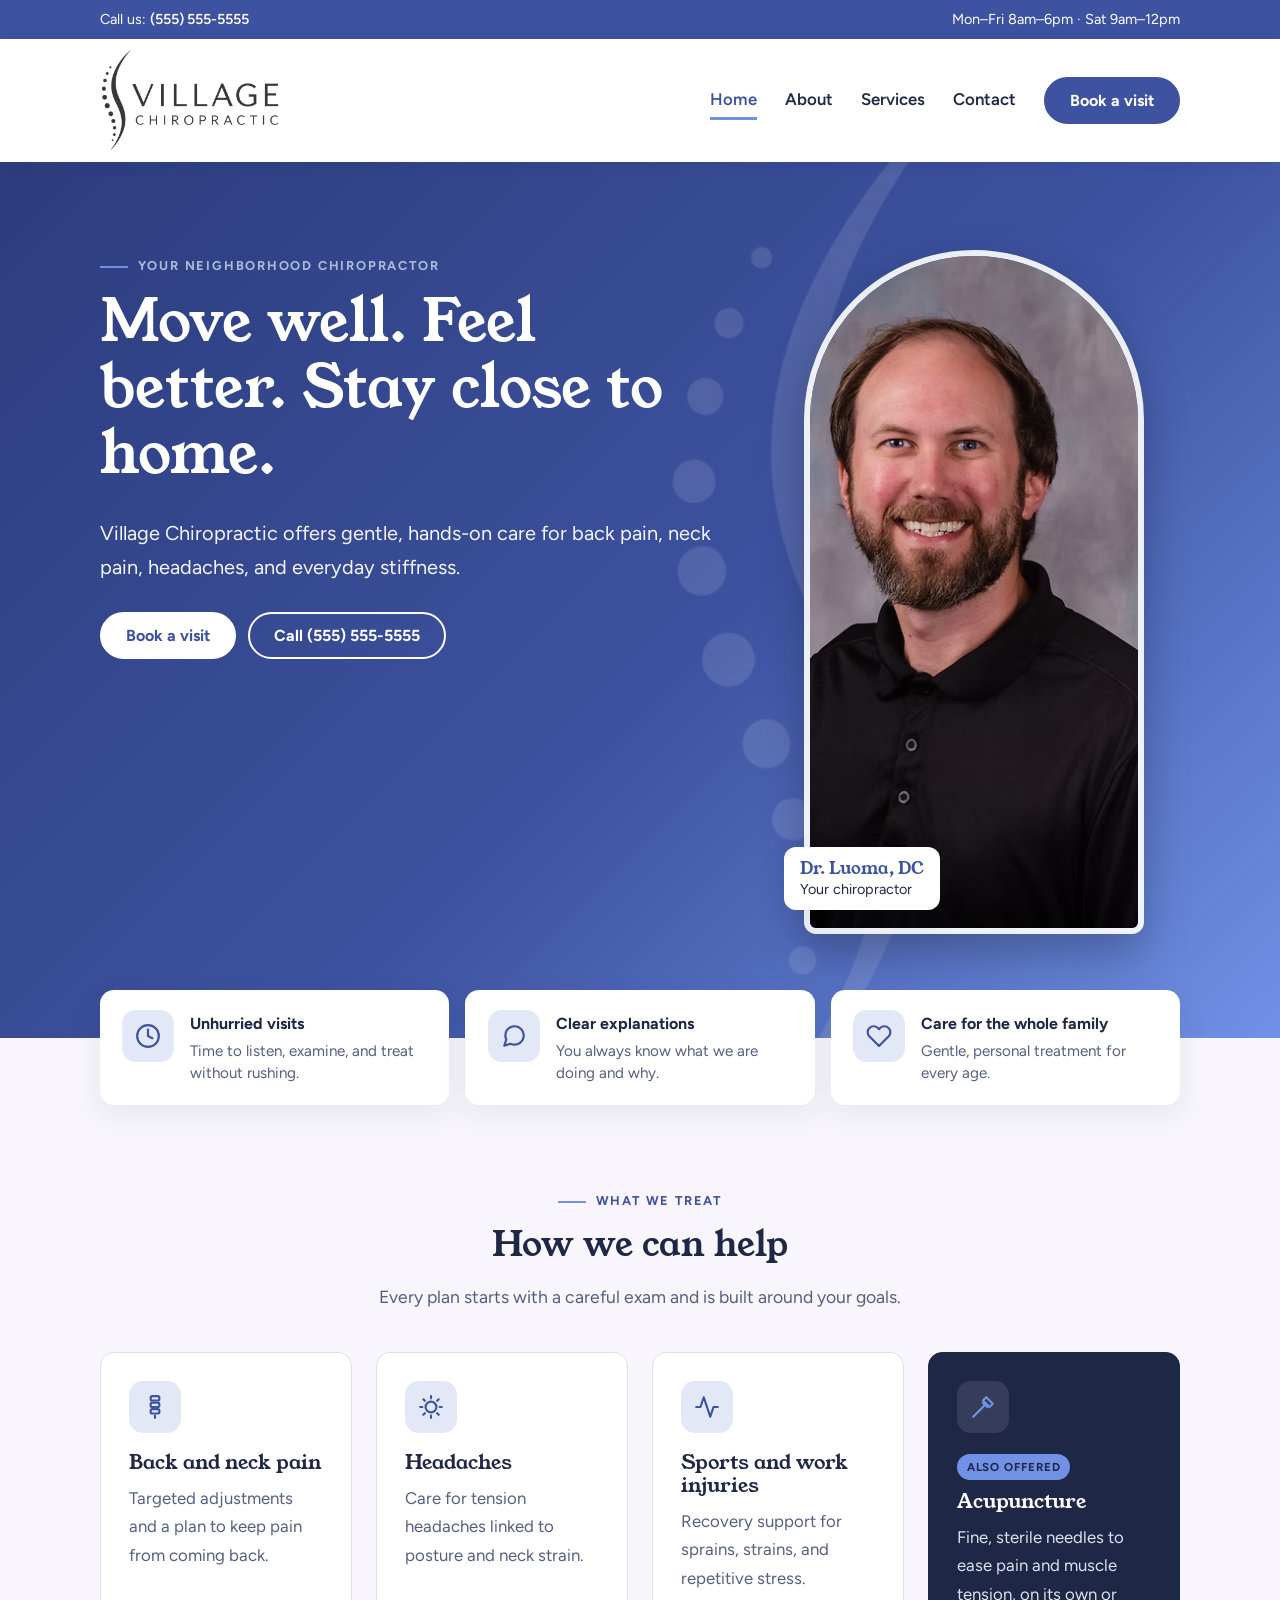
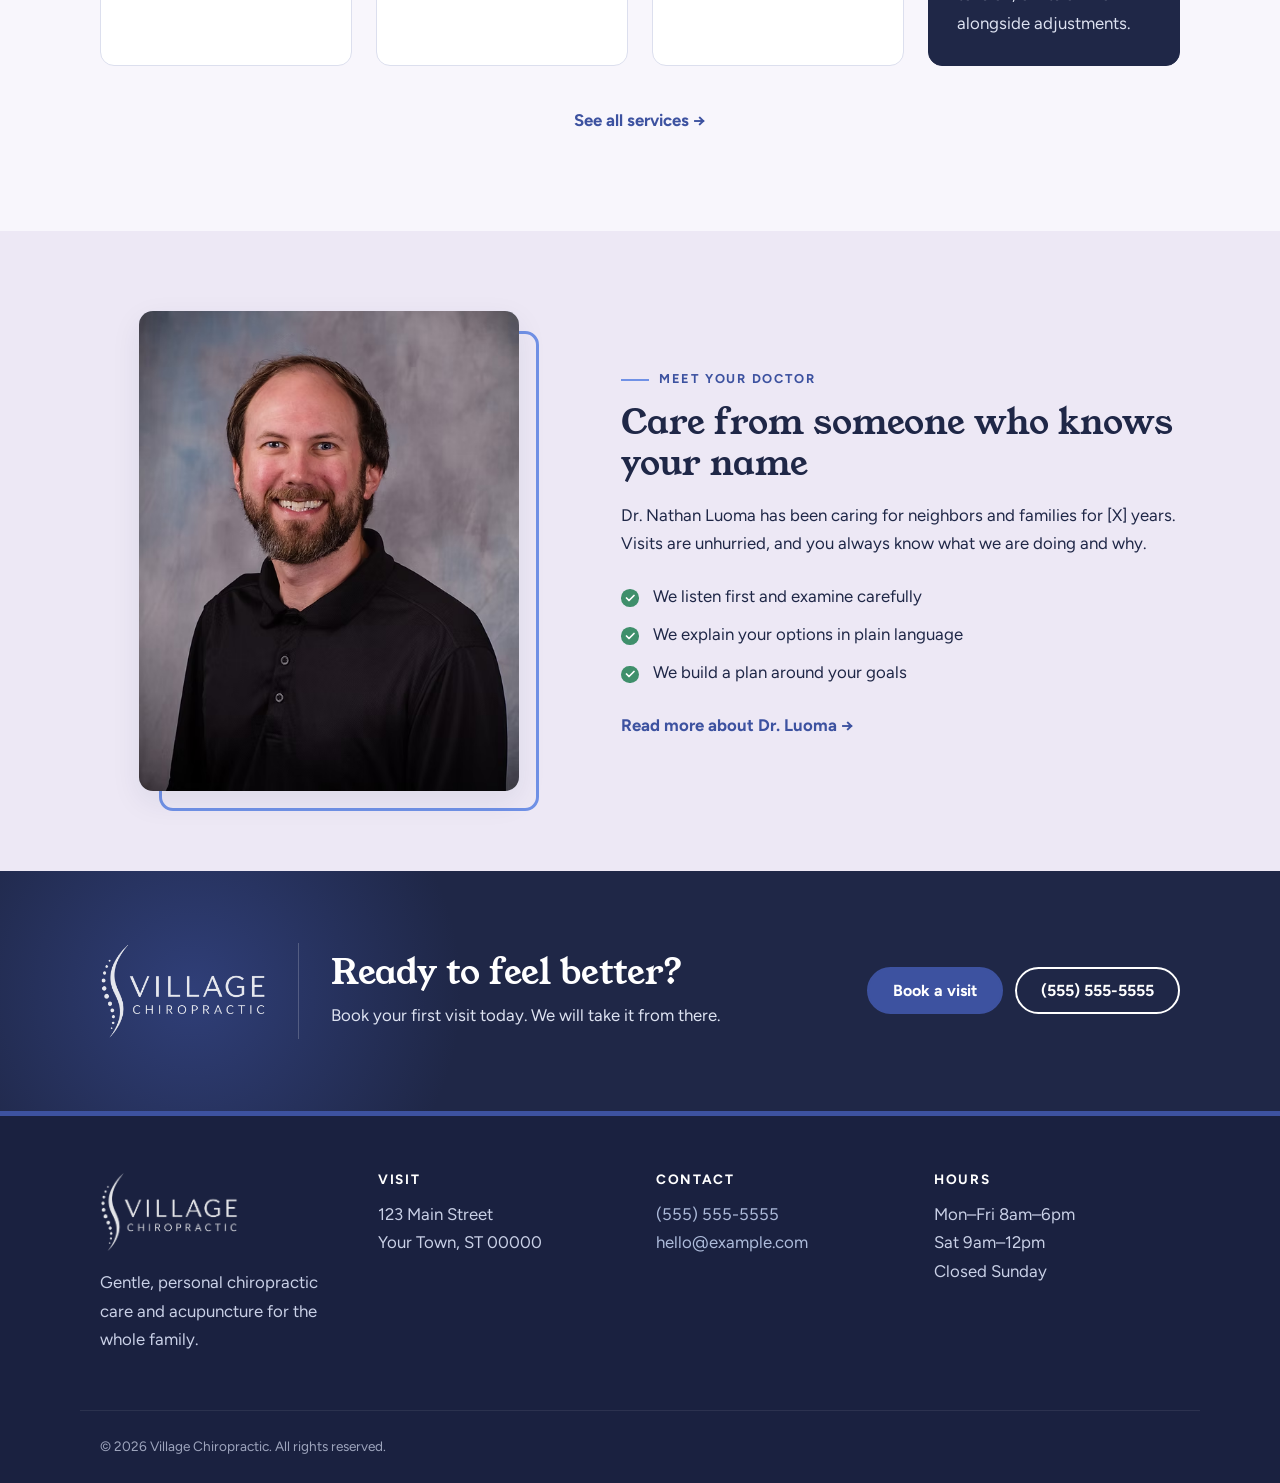
<file: index.html>
<!DOCTYPE html>
<html lang="en">

<head>
  <meta charset="utf-8">
  <meta name="viewport" content="width=device-width, initial-scale=1">
  <title>Home | Village Chiropractic</title>
  <meta name="description" content="Gentle, personal chiropractic care and acupuncture for the whole family.">
  <link rel="preconnect" href="https://fonts.googleapis.com">
  <link rel="preconnect" href="https://fonts.gstatic.com" crossorigin>
  <link href="https://fonts.googleapis.com/css2?family=Figtree:wght@400;600;700&family=Young+Serif&display=swap"
    rel="stylesheet">
  <link rel="stylesheet" href="css/style.css">
</head>

<body>
  <div class="topbar">
    <div class="wrap">
      <span>Call us: <a href="tel:+15555555555">(555) 555-5555</a></span>
      <span class="hours">Mon–Fri 8am–6pm · Sat 9am–12pm</span>
    </div>
  </div>
  <header class="site-header">
    <div class="wrap">
      <a class="brand" href="index.html"><img src="images/logo-spine.png" alt="Village Chiropractic" width="1195"
          height="692"></a>
      <button class="nav-toggle" aria-expanded="false" aria-controls="nav">Menu</button>
      <nav id="nav"><a href="index.html" aria-current="page">Home</a><a href="about.html">About</a><a
          href="services.html">Services</a><a href="contact.html">Contact</a><a class="btn" href="contact.html">Book a
          visit</a></nav>
    </div>
  </header>
  <main>
    <section class="hero">
      <div class="wrap">
        <div>
          <span class="eyebrow">Your neighborhood chiropractor</span>
          <h1>Move well. Feel better. Stay close to home.</h1>
          <p class="lead">Village Chiropractic offers gentle, hands-on care for back pain, neck pain, headaches, and
            everyday stiffness.</p>
          <div class="actions">
            <a class="btn light" href="contact.html">Book a visit</a>
            <a class="btn outline-light" href="tel:+15555555555">Call (555) 555-5555</a>
          </div>
        </div>
        <div class="hero-photo">
          <img src="images/Doc.avif" alt="Dr. Luoma, chiropractor" width="542" height="684">
          <div class="tag"><strong>Dr. Luoma, DC</strong>Your chiropractor</div>
        </div>
      </div>
    </section>

    <section class="features" aria-label="Why patients choose us">
      <div class="wrap">
        <div class="feature">
          <span class="icon"><svg viewBox="0 0 24 24" fill="none" stroke="currentColor" stroke-width="2"
              stroke-linecap="round" stroke-linejoin="round" aria-hidden="true">
              <circle cx="12" cy="12" r="10" />
              <polyline points="12 6 12 12 16 14" />
            </svg></span>
          <div><strong>Unhurried visits</strong>
            <p>Time to listen, examine, and treat without rushing.</p>
          </div>
        </div>
        <div class="feature">
          <span class="icon"><svg viewBox="0 0 24 24" fill="none" stroke="currentColor" stroke-width="2"
              stroke-linecap="round" stroke-linejoin="round" aria-hidden="true">
              <path
                d="M21 11.5a8.38 8.38 0 0 1-.9 3.8 8.5 8.5 0 0 1-7.6 4.7 8.38 8.38 0 0 1-3.8-.9L3 21l1.9-5.7a8.38 8.38 0 0 1-.9-3.8 8.5 8.5 0 0 1 4.7-7.6 8.38 8.38 0 0 1 3.8-.9h.5a8.48 8.48 0 0 1 8 8v.5z" />
            </svg></span>
          <div><strong>Clear explanations</strong>
            <p>You always know what we are doing and why.</p>
          </div>
        </div>
        <div class="feature">
          <span class="icon"><svg viewBox="0 0 24 24" fill="none" stroke="currentColor" stroke-width="2"
              stroke-linecap="round" stroke-linejoin="round" aria-hidden="true">
              <path
                d="M20.84 4.61a5.5 5.5 0 0 0-7.78 0L12 5.67l-1.06-1.06a5.5 5.5 0 0 0-7.78 7.78l1.06 1.06L12 21.23l7.78-7.78 1.06-1.06a5.5 5.5 0 0 0 0-7.78z" />
            </svg></span>
          <div><strong>Care for the whole family</strong>
            <p>Gentle, personal treatment for every age.</p>
          </div>
        </div>
      </div>
    </section>

    <section class="section">
      <div class="wrap">
        <div class="center">
          <span class="eyebrow">What we treat</span>
          <h2>How we can help</h2>
          <p class="section-intro">Every plan starts with a careful exam and is built around your goals.</p>
        </div>
        <div class="grid">
          <div class="card">
            <span class="icon"><svg viewBox="0 0 24 24" fill="none" stroke="currentColor" stroke-width="2"
                stroke-linecap="round" stroke-linejoin="round" aria-hidden="true">
                <rect x="8" y="2" width="8" height="4" rx="1.5" />
                <rect x="8" y="8" width="8" height="4" rx="1.5" />
                <rect x="8" y="14" width="8" height="4" rx="1.5" />
                <path d="M12 20v2" />
              </svg></span>
            <h3>Back and neck pain</h3>
            <p>Targeted adjustments and a plan to keep pain from coming back.</p>
          </div>
          <div class="card">
            <span class="icon"><svg viewBox="0 0 24 24" fill="none" stroke="currentColor" stroke-width="2"
                stroke-linecap="round" stroke-linejoin="round" aria-hidden="true">
                <circle cx="12" cy="12" r="5" />
                <path
                  d="M12 2v2M12 20v2M4.9 4.9l1.4 1.4M17.7 17.7l1.4 1.4M2 12h2M20 12h2M4.9 19.1l1.4-1.4M17.7 6.3l1.4-1.4" />
              </svg></span>
            <h3>Headaches</h3>
            <p>Care for tension headaches linked to posture and neck strain.</p>
          </div>
          <div class="card">
            <span class="icon"><svg viewBox="0 0 24 24" fill="none" stroke="currentColor" stroke-width="2"
                stroke-linecap="round" stroke-linejoin="round" aria-hidden="true">
                <polyline points="22 12 18 12 15 21 9 3 6 12 2 12" />
              </svg></span>
            <h3>Sports and work injuries</h3>
            <p>Recovery support for sprains, strains, and repetitive stress.</p>
          </div>
          <div class="card highlight">
            <span class="icon"><svg viewBox="0 0 24 24" fill="none" stroke="currentColor" stroke-width="2"
                stroke-linecap="round" stroke-linejoin="round" aria-hidden="true">
                <path d="M3 21l11-11" />
                <path d="M12 8l4 4" />
                <path d="M15 3l6 6-3 3-6-6z" />
              </svg></span>
            <span class="badge">Also offered</span>
            <h3>Acupuncture</h3>
            <p>Fine, sterile needles to ease pain and muscle tension, on its own or alongside adjustments.</p>
          </div>
        </div>
        <p class="center"><a class="text-link" href="services.html">See all services</a></p>
      </div>
    </section>

    <section class="band">
      <div class="wrap split">
        <div class="portrait">
          <img src="images/Doc.avif" alt="Dr. Luoma, chiropractor" width="542" height="684" loading="lazy">
        </div>
        <div>
          <span class="eyebrow">Meet your doctor</span>
          <h2>Care from someone who knows your name</h2>
          <p>Dr. Nathan Luoma has been caring for neighbors and families for [X] years. Visits are unhurried, and you
            always know what we are doing and why.</p>
          <ul class="checks">
            <li>We listen first and examine carefully</li>
            <li>We explain your options in plain language</li>
            <li>We build a plan around your goals</li>
          </ul>
          <a class="text-link" href="about.html">Read more about Dr. Luoma</a>
        </div>
      </div>
    </section>

    <section class="cta">
      <div class="wrap">
        <div class="cta-brand">
          <img src="images/logo-spine.png" alt="Village Chiropractic" width="1195" height="692" loading="lazy">
          <div>
            <h2>Ready to feel better?</h2>
            <p>Book your first visit today. We will take it from there.</p>
          </div>
        </div>
        <div class="actions">
          <a class="btn" href="contact.html">Book a visit</a>
          <a class="btn outline-light" href="tel:+15555555555">(555) 555-5555</a>
        </div>
      </div>
    </section>
  </main>
  <footer class="site-footer">
    <div class="wrap cols">
      <div><img class="footer-logo" src="images/logo-spine.png" alt="Village Chiropractic" width="1195"
          height="692" loading="lazy">
        <p>Gentle, personal chiropractic care and acupuncture for the whole family.</p>
      </div>
      <div>
        <h3>Visit</h3>123 Main Street<br>Your Town, ST 00000
      </div>
      <div>
        <h3>Contact</h3><a href="tel:+15555555555">(555) 555-5555</a><br><a
          href="mailto:hello@example.com">hello@example.com</a>
      </div>
      <div>
        <h3>Hours</h3>Mon–Fri 8am–6pm<br>Sat 9am–12pm<br>Closed Sunday
      </div>
    </div>
    <p class="wrap small">&copy; <span id="year">2026</span> Village Chiropractic. All rights reserved.</p>
  </footer>
  <script src="js/main.js"></script>
</body>

</html>
</file>
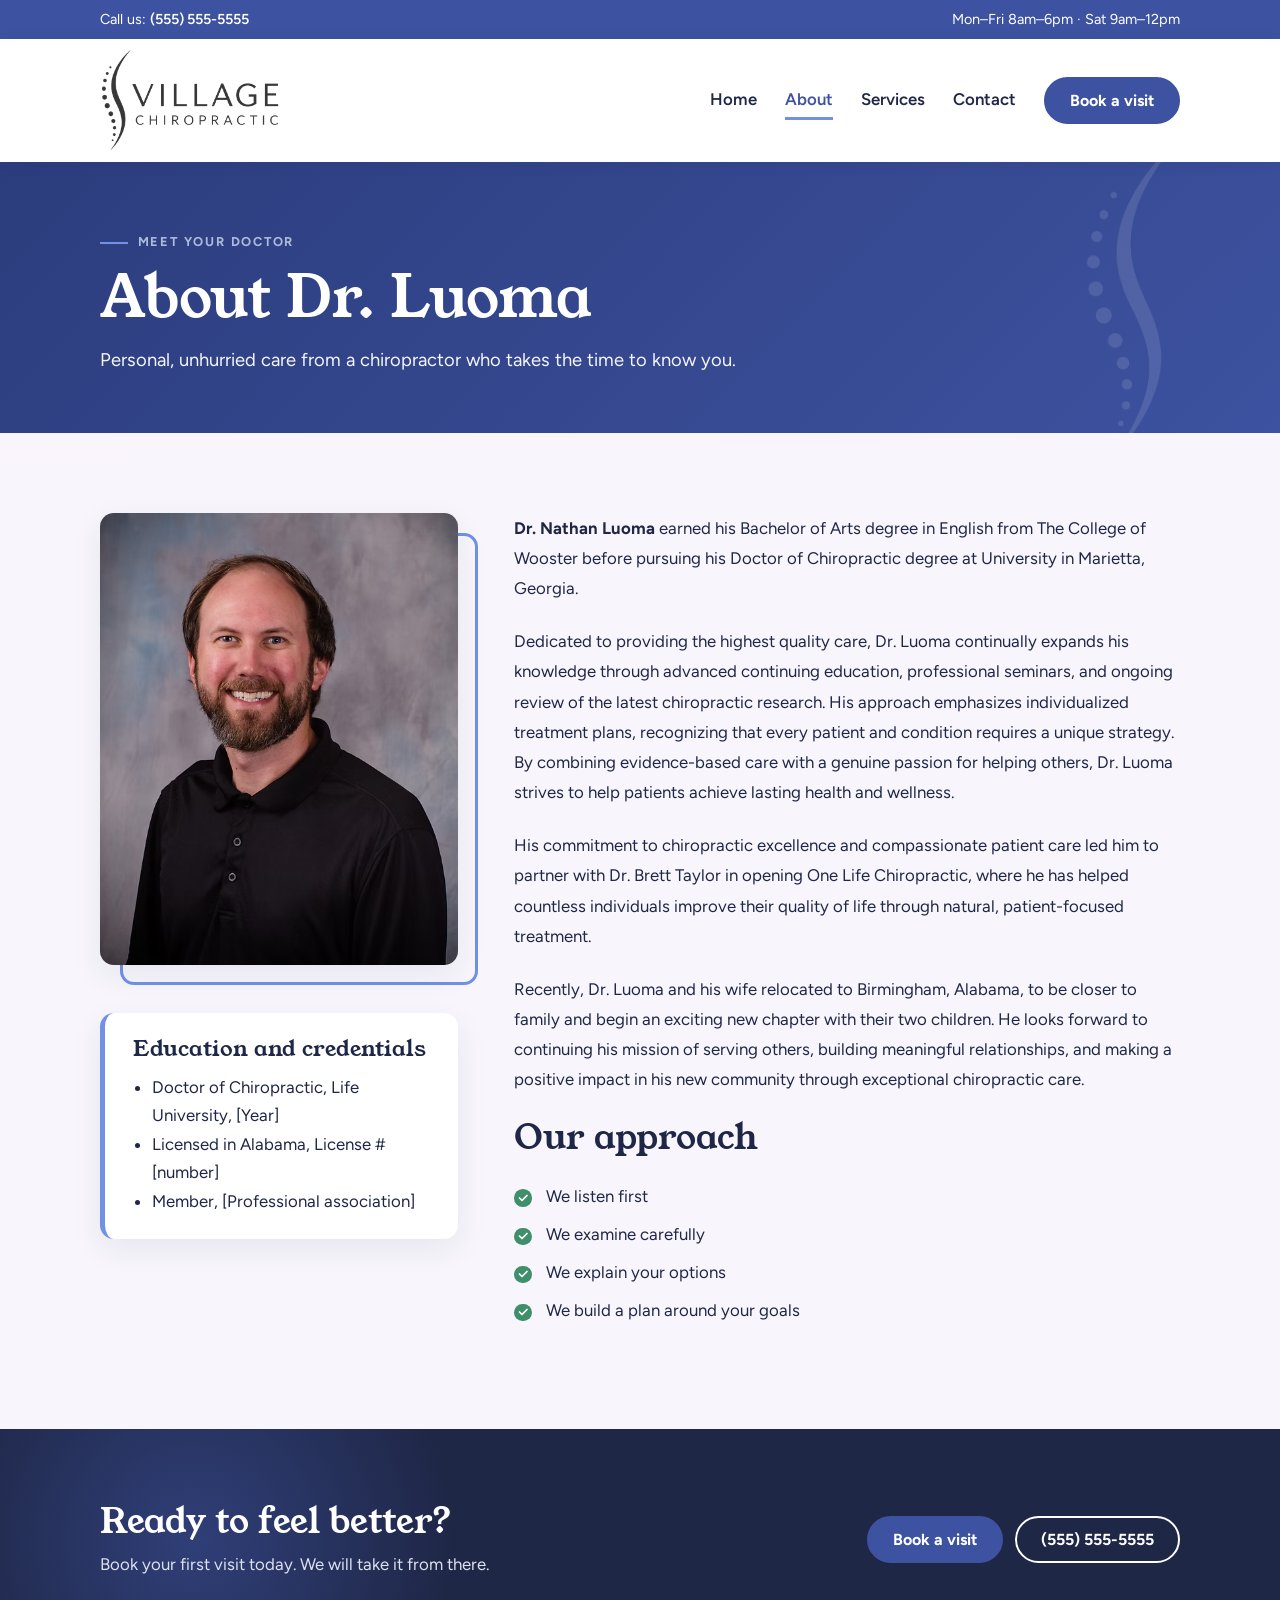
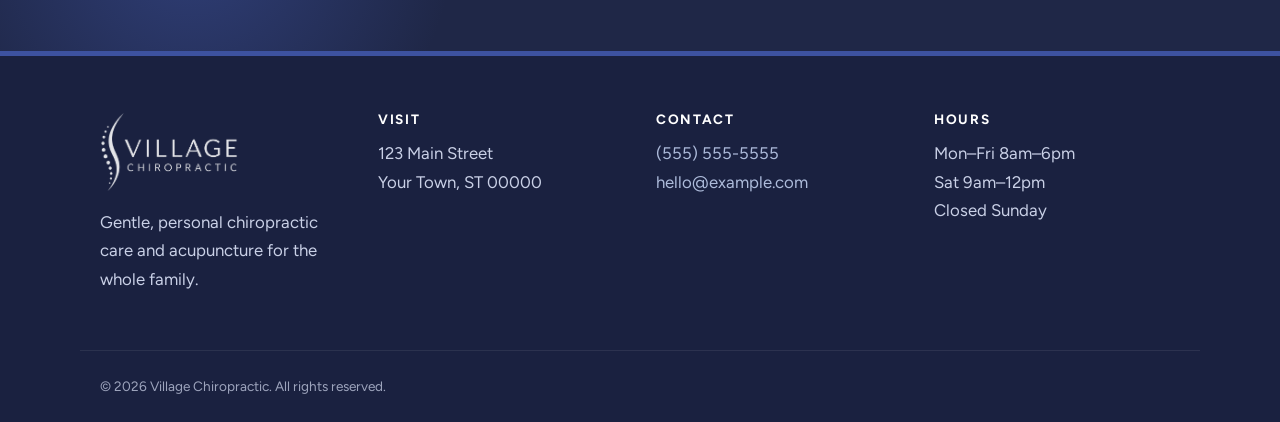
<file: about.html>
<!DOCTYPE html>
<html lang="en">

<head>
  <meta charset="utf-8">
  <meta name="viewport" content="width=device-width, initial-scale=1">
  <title>About the Doctor | Village Chiropractic</title>
  <meta name="description" content="Meet the doctor behind Village Chiropractic.">
  <link rel="preconnect" href="https://fonts.googleapis.com">
  <link rel="preconnect" href="https://fonts.gstatic.com" crossorigin>
  <link href="https://fonts.googleapis.com/css2?family=Figtree:wght@400;600;700&family=Young+Serif&display=swap"
    rel="stylesheet">
  <link rel="stylesheet" href="css/style.css">
</head>

<body>
  <div class="topbar">
    <div class="wrap">
      <span>Call us: <a href="tel:+15555555555">(555) 555-5555</a></span>
      <span class="hours">Mon–Fri 8am–6pm · Sat 9am–12pm</span>
    </div>
  </div>
  <header class="site-header">
    <div class="wrap">
      <a class="brand" href="index.html"><img src="images/logo-spine.png" alt="Village Chiropractic" width="1195"
          height="692"></a>
      <button class="nav-toggle" aria-expanded="false" aria-controls="nav">Menu</button>
      <nav id="nav"><a href="index.html">Home</a><a href="about.html" aria-current="page">About</a><a
          href="services.html">Services</a><a href="contact.html">Contact</a><a class="btn" href="contact.html">Book a
          visit</a></nav>
    </div>
  </header>
  <main>
    <section class="page-hero">
      <div class="wrap">
        <span class="eyebrow">Meet your doctor</span>
        <h1>About Dr. Luoma</h1>
        <p>Personal, unhurried care from a chiropractor who takes the time to know you.</p>
      </div>
    </section>

    <section class="section">
      <div class="wrap split top about">
        <div class="about-side">
          <div class="portrait">
            <img src="images/Doc.avif" alt="Dr. Luoma, chiropractor" width="542" height="684">
          </div>
          <div class="creds">
            <h2>Education and credentials</h2>
            <ul>
              <li>Doctor of Chiropractic, Life University, [Year]</li>
              <li>Licensed in Alabama, License #[number]</li>
              <li>Member, [Professional association]</li>
            </ul>
          </div>
        </div>
        <div class="bio">
          <p><strong>Dr. Nathan Luoma</strong> earned his Bachelor of Arts degree in English from
            The College of Wooster before pursuing his Doctor of Chiropractic degree at
            University in Marietta, Georgia.
          </p>
          <p>
            Dedicated to providing the highest quality care, Dr. Luoma continually expands his knowledge through
            advanced continuing education, professional seminars, and ongoing review of the latest chiropractic
            research. His approach emphasizes individualized treatment plans, recognizing that every patient and
            condition requires a unique strategy. By combining evidence-based care with a genuine passion for helping
            others, Dr. Luoma strives to help patients achieve lasting health and wellness.
          </p>
          <p>
            His commitment to chiropractic excellence and compassionate patient care led him to partner with Dr. Brett
            Taylor in opening One Life Chiropractic, where he has helped countless individuals improve
            their quality of life through natural, patient-focused treatment.
          </p>
          <p>
            Recently, Dr. Luoma and his wife relocated to Birmingham, Alabama, to be closer to family
            and begin an exciting new chapter with their two children. He looks forward to continuing his mission of
            serving others, building meaningful relationships, and making a positive impact in his new community through
            exceptional chiropractic care.</p>
          <h2>Our approach</h2>
          <ul class="checks">
            <li>We listen first</li>
            <li>We examine carefully</li>
            <li>We explain your options</li>
            <li>We build a plan around your goals</li>
          </ul>
        </div>
      </div>
    </section>

    <section class="cta">
      <div class="wrap">
        <div>
          <h2>Ready to feel better?</h2>
          <p>Book your first visit today. We will take it from there.</p>
        </div>
        <div class="actions">
          <a class="btn" href="contact.html">Book a visit</a>
          <a class="btn outline-light" href="tel:+15555555555">(555) 555-5555</a>
        </div>
      </div>
    </section>
  </main>
  <footer class="site-footer">
    <div class="wrap cols">
      <div><img class="footer-logo" src="images/logo-spine.png" alt="Village Chiropractic" width="1195"
          height="692" loading="lazy">
        <p>Gentle, personal chiropractic care and acupuncture for the whole family.</p>
      </div>
      <div>
        <h3>Visit</h3>123 Main Street<br>Your Town, ST 00000
      </div>
      <div>
        <h3>Contact</h3><a href="tel:+15555555555">(555) 555-5555</a><br><a
          href="mailto:hello@example.com">hello@example.com</a>
      </div>
      <div>
        <h3>Hours</h3>Mon–Fri 8am–6pm<br>Sat 9am–12pm<br>Closed Sunday
      </div>
    </div>
    <p class="wrap small">&copy; <span id="year">2026</span> Village Chiropractic. All rights reserved.</p>
  </footer>
  <script src="js/main.js"></script>
</body>

</html>
</file>
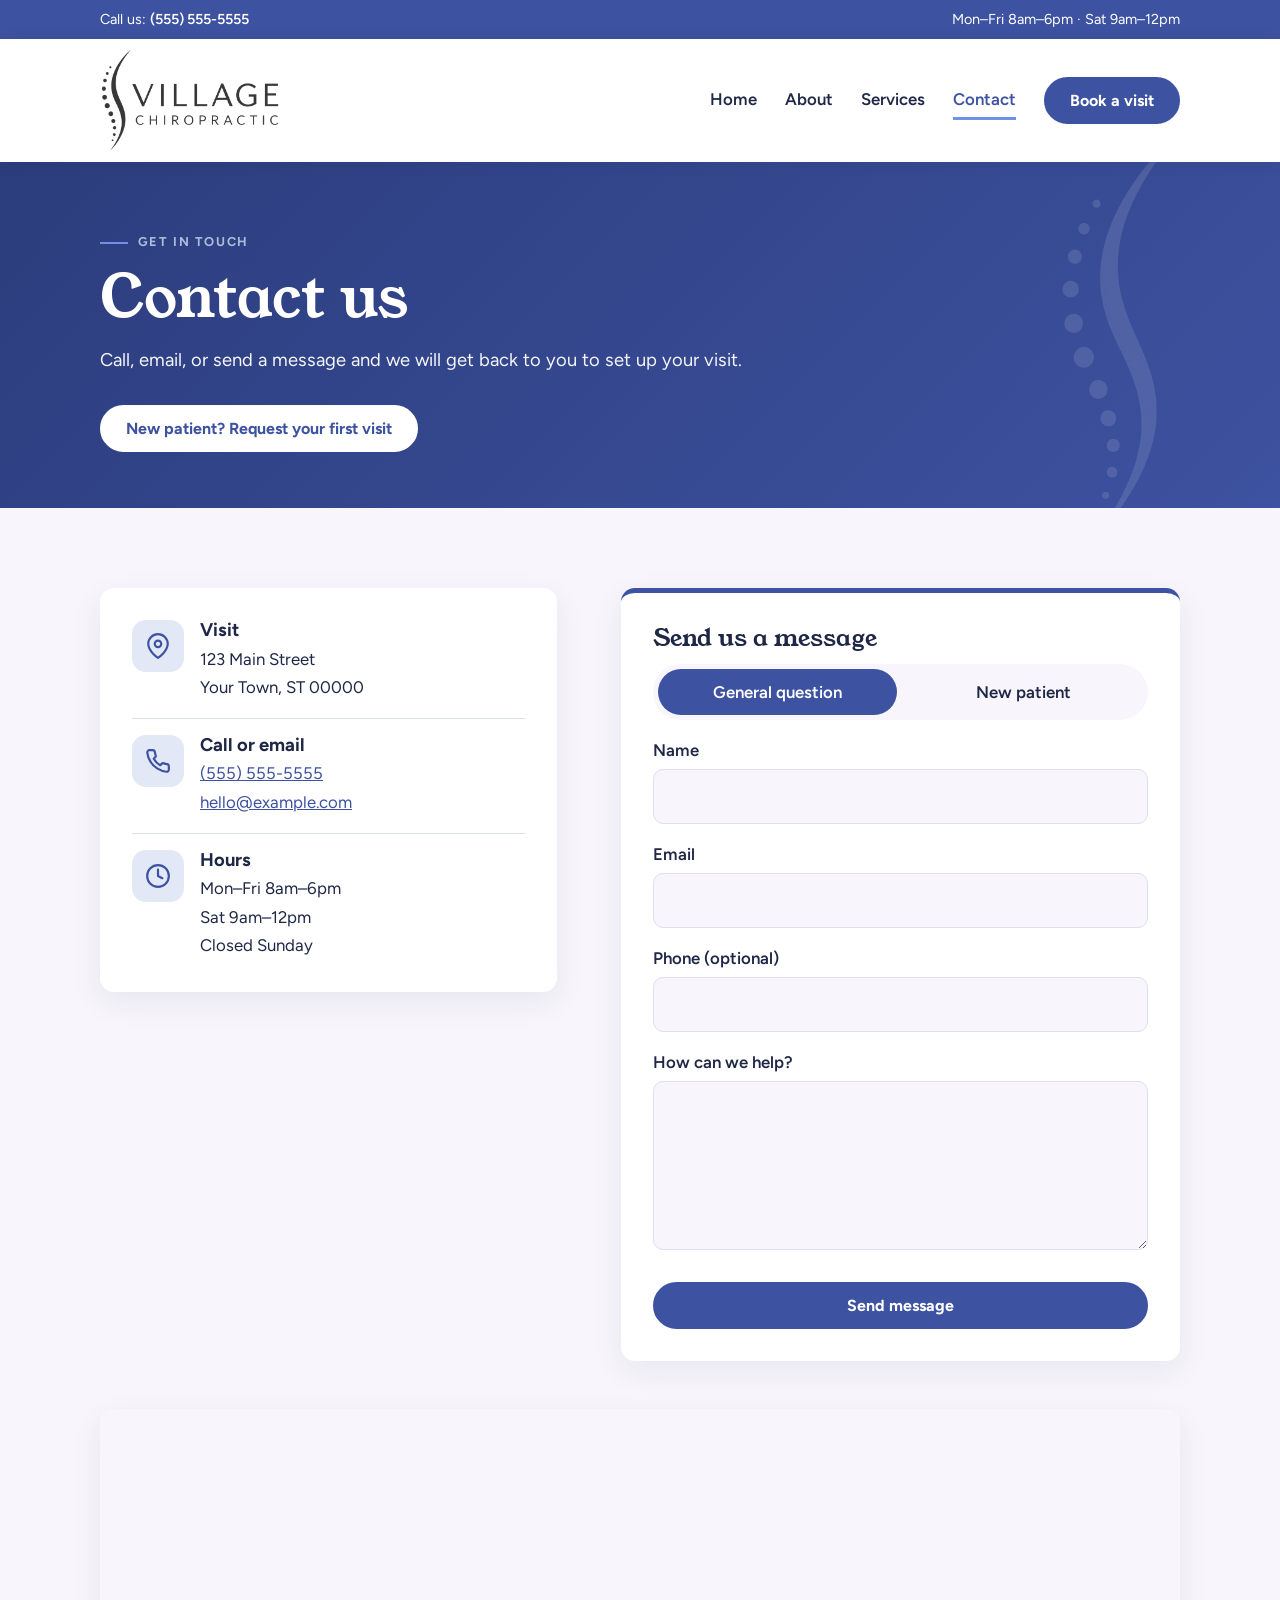
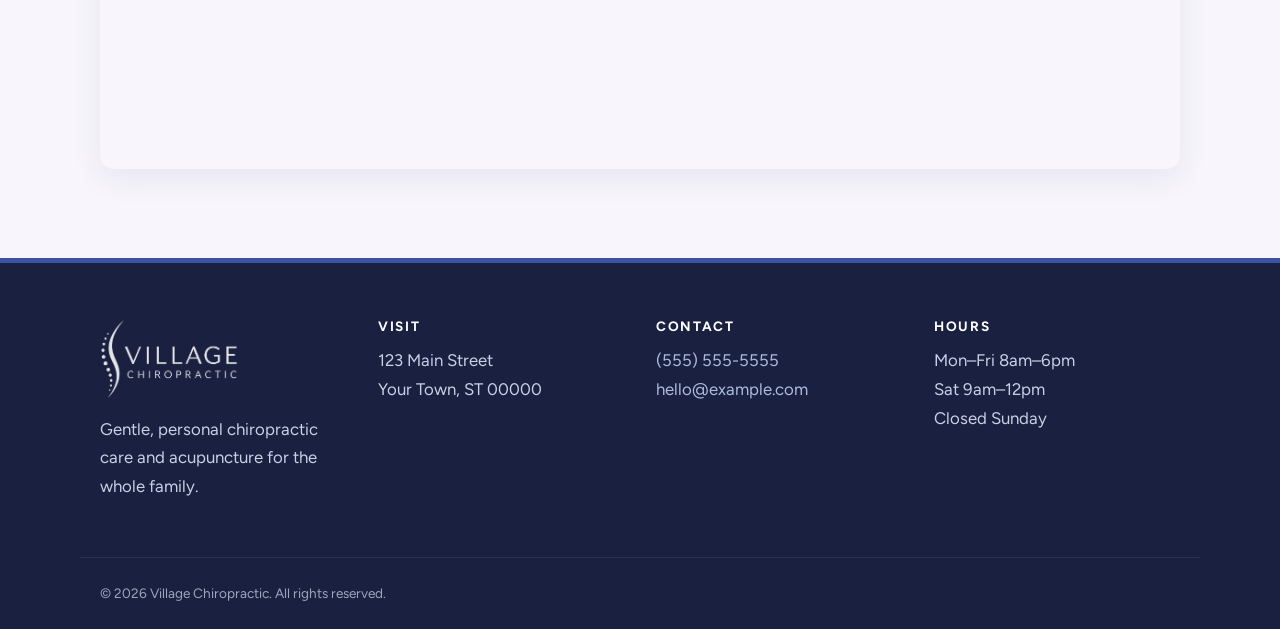
<file: contact.html>
<!DOCTYPE html>
<html lang="en">

<head>
  <meta charset="utf-8">
  <meta name="viewport" content="width=device-width, initial-scale=1">
  <title>Contact | Village Chiropractic</title>
  <meta name="description" content="Hours, location, and how to book an appointment.">
  <link rel="preconnect" href="https://fonts.googleapis.com">
  <link rel="preconnect" href="https://fonts.gstatic.com" crossorigin>
  <link href="https://fonts.googleapis.com/css2?family=Figtree:wght@400;600;700&family=Young+Serif&display=swap"
    rel="stylesheet">
  <link rel="stylesheet" href="css/style.css">
</head>

<body>
  <div class="topbar">
    <div class="wrap">
      <span>Call us: <a href="tel:+15555555555">(555) 555-5555</a></span>
      <span class="hours">Mon–Fri 8am–6pm · Sat 9am–12pm</span>
    </div>
  </div>
  <header class="site-header">
    <div class="wrap">
      <a class="brand" href="index.html"><img src="images/logo-spine.png" alt="Village Chiropractic" width="1195"
          height="692"></a>
      <button class="nav-toggle" aria-expanded="false" aria-controls="nav">Menu</button>
      <nav id="nav"><a href="index.html">Home</a><a href="about.html">About</a><a href="services.html">Services</a><a
          href="contact.html" aria-current="page">Contact</a><a class="btn" href="contact.html">Book a visit</a></nav>
    </div>
  </header>
  <main>
    <section class="page-hero">
      <div class="wrap">
        <span class="eyebrow">Get in touch</span>
        <h1>Contact us</h1>
        <p>Call, email, or send a message and we will get back to you to set up your visit.</p>
        <div class="actions"><a class="btn light" href="#new-patient">New patient? Request your first visit</a></div>
      </div>
    </section>

    <section class="section">
      <div class="wrap">
        <div class="split top">
          <div class="info-card">
            <div class="info-item">
              <span class="icon"><svg viewBox="0 0 24 24" fill="none" stroke="currentColor" stroke-width="2"
                  stroke-linecap="round" stroke-linejoin="round" aria-hidden="true">
                  <path d="M21 10c0 7-9 13-9 13s-9-6-9-13a9 9 0 0 1 18 0z" />
                  <circle cx="12" cy="10" r="3" />
                </svg></span>
              <div>
                <h2>Visit</h2>
                <p>123 Main Street<br>Your Town, ST 00000</p>
              </div>
            </div>
            <div class="info-item">
              <span class="icon"><svg viewBox="0 0 24 24" fill="none" stroke="currentColor" stroke-width="2"
                  stroke-linecap="round" stroke-linejoin="round" aria-hidden="true">
                  <path
                    d="M22 16.92v3a2 2 0 0 1-2.18 2 19.79 19.79 0 0 1-8.63-3.07 19.5 19.5 0 0 1-6-6 19.79 19.79 0 0 1-3.07-8.67A2 2 0 0 1 4.11 2h3a2 2 0 0 1 2 1.72 12.84 12.84 0 0 0 .7 2.81 2 2 0 0 1-.45 2.11L8.09 9.91a16 16 0 0 0 6 6l1.27-1.27a2 2 0 0 1 2.11-.45 12.84 12.84 0 0 0 2.81.7A2 2 0 0 1 22 16.92z" />
                </svg></span>
              <div>
                <h2>Call or email</h2>
                <p><a href="tel:+15555555555">(555) 555-5555</a><br><a
                    href="mailto:hello@example.com">hello@example.com</a></p>
              </div>
            </div>
            <div class="info-item">
              <span class="icon"><svg viewBox="0 0 24 24" fill="none" stroke="currentColor" stroke-width="2"
                  stroke-linecap="round" stroke-linejoin="round" aria-hidden="true">
                  <circle cx="12" cy="12" r="10" />
                  <polyline points="12 6 12 12 16 14" />
                </svg></span>
              <div>
                <h2>Hours</h2>
                <p>Mon–Fri 8am–6pm<br>Sat 9am–12pm<br>Closed Sunday</p>
              </div>
            </div>
          </div>
          <form class="form-card" id="contact-form" action="https://formspree.io/f/YOUR_FORM_ID" method="post">
            <h2>Send us a message</h2>
            <fieldset class="form-type" id="new-patient">
              <legend>I am a…</legend>
              <label><input type="radio" name="form_type" value="General question" checked> General question</label>
              <label><input type="radio" name="form_type" value="New patient request"> New patient</label>
            </fieldset>
            <input type="hidden" name="_subject" value="Website message">
            <label for="name">Name</label>
            <input id="name" name="name" required autocomplete="name">
            <label for="email">Email</label>
            <input id="email" name="email" type="email" required autocomplete="email">
            <label for="phone"><span class="phone-label">Phone (optional)</span></label>
            <input id="phone" name="phone" type="tel" autocomplete="tel">
            <div class="new-patient-fields" hidden>
              <p class="form-note">Welcome! Tell us a little about what you need and we will call you to schedule your
                first visit. We go over your full health history in person, so please don't include detailed medical
                information here.</p>
              <label for="service">I'm interested in</label>
              <select id="service" name="service" disabled>
                <option>Chiropractic care</option>
                <option>Acupuncture</option>
                <option>Both</option>
                <option>Not sure yet</option>
              </select>
              <label for="preferred">Best time for a visit</label>
              <select id="preferred" name="preferred_time" disabled>
                <option>Any time</option>
                <option>Weekday mornings</option>
                <option>Weekday afternoons</option>
                <option>Saturday mornings</option>
              </select>
              <label for="insurance">Insurance provider (optional)</label>
              <input id="insurance" name="insurance" disabled>
              <label for="referral">How did you hear about us? (optional)</label>
              <input id="referral" name="referral" disabled>
            </div>
            <label for="message"><span class="message-label">How can we help?</span></label>
            <textarea id="message" name="message" rows="5" required></textarea>
            <button class="btn" type="submit">Send message</button>
          </form>
        </div>
        <iframe class="map" title="Map to Village Chiropractic" loading="lazy"
          src="https://www.google.com/maps?q=123+Main+Street+Your+Town&output=embed"></iframe>
      </div>
    </section>
  </main>
  <footer class="site-footer">
    <div class="wrap cols">
      <div><img class="footer-logo" src="images/logo-spine.png" alt="Village Chiropractic" width="1195"
          height="692" loading="lazy">
        <p>Gentle, personal chiropractic care and acupuncture for the whole family.</p>
      </div>
      <div>
        <h3>Visit</h3>123 Main Street<br>Your Town, ST 00000
      </div>
      <div>
        <h3>Contact</h3><a href="tel:+15555555555">(555) 555-5555</a><br><a
          href="mailto:hello@example.com">hello@example.com</a>
      </div>
      <div>
        <h3>Hours</h3>Mon–Fri 8am–6pm<br>Sat 9am–12pm<br>Closed Sunday
      </div>
    </div>
    <p class="wrap small">&copy; <span id="year">2026</span> Village Chiropractic. All rights reserved.</p>
  </footer>
  <script src="js/main.js"></script>
</body>

</html>
</file>
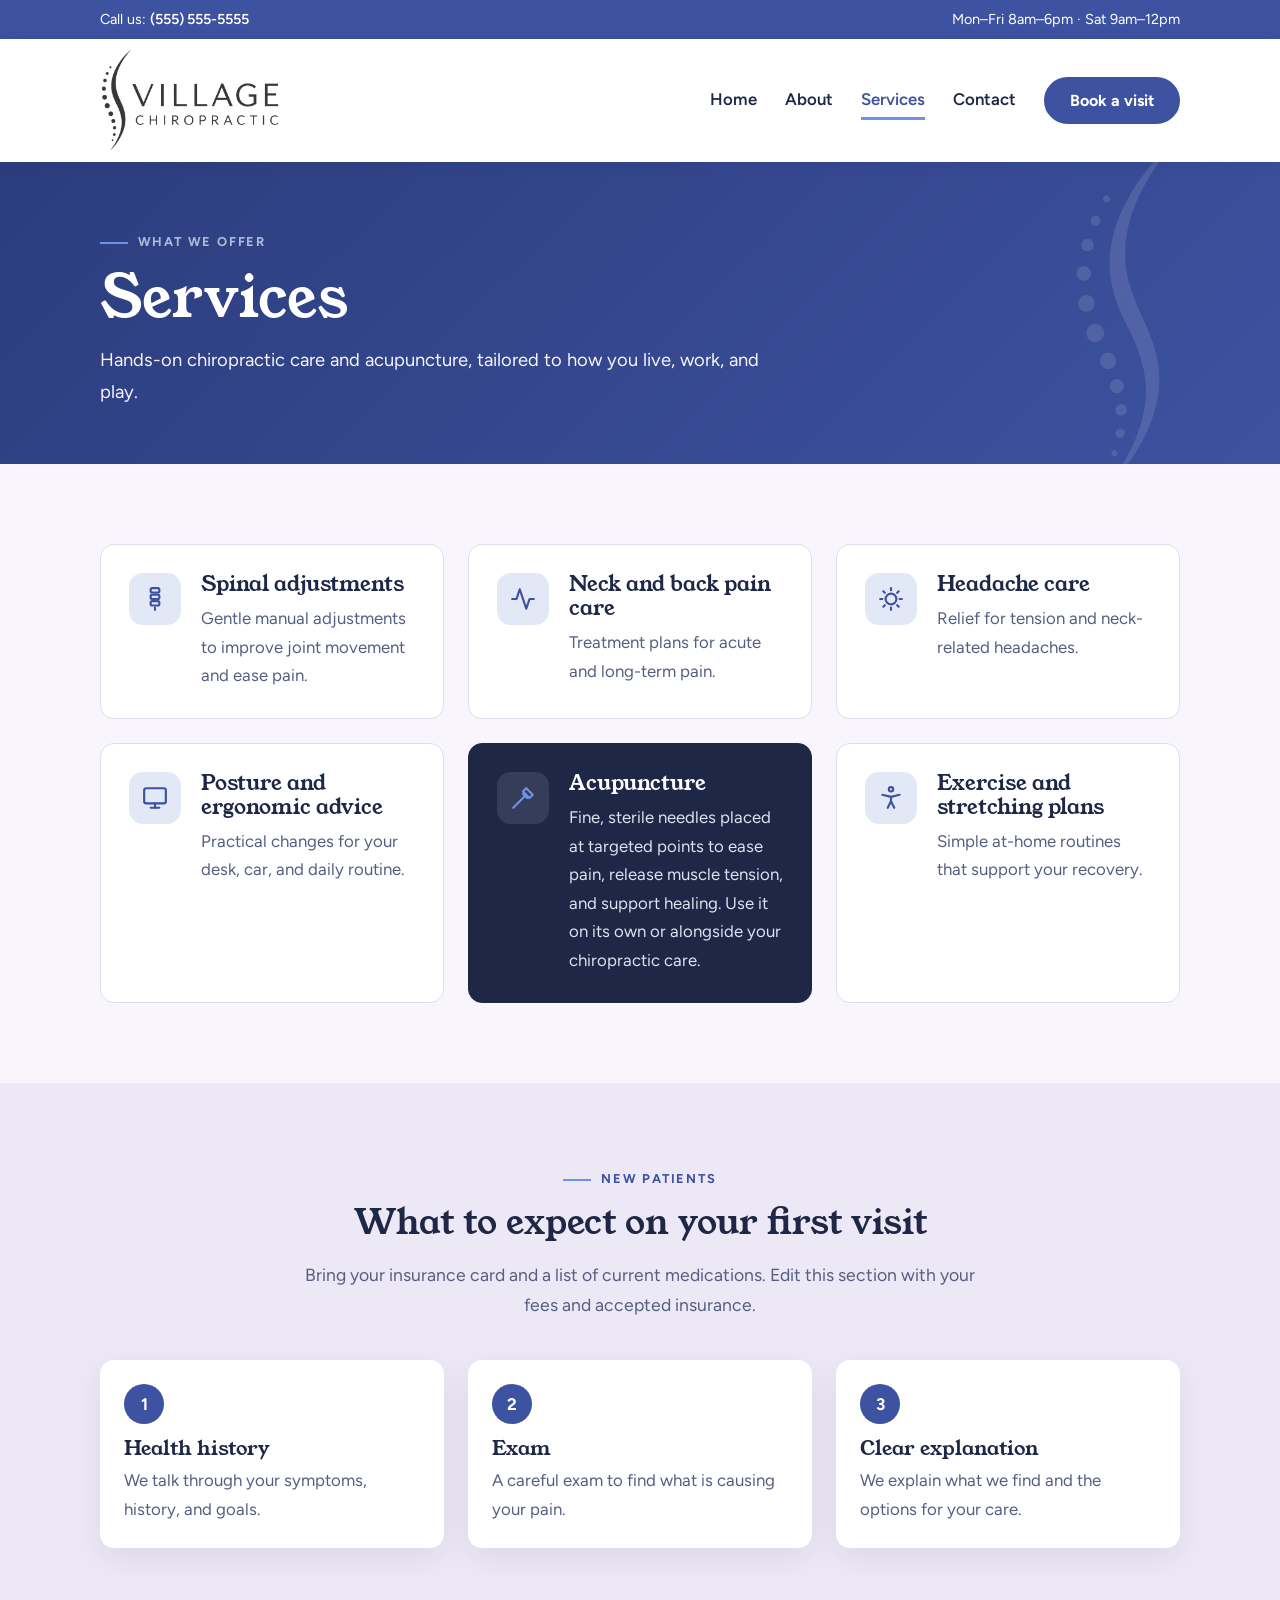
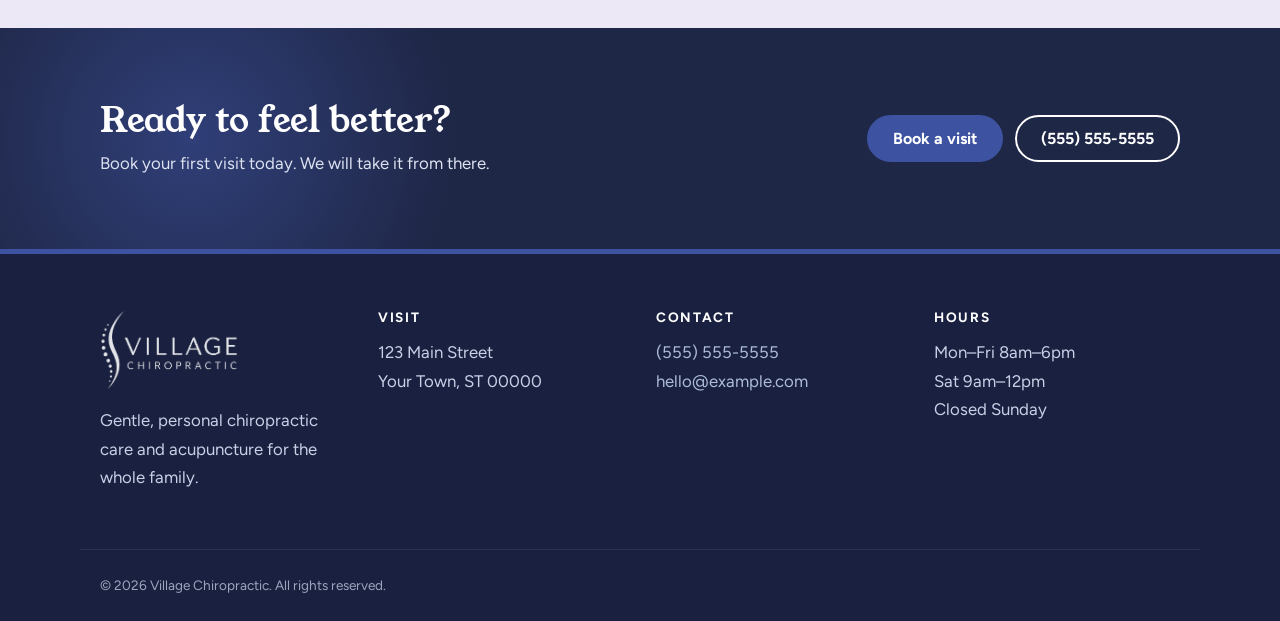
<file: services.html>
<!DOCTYPE html>
<html lang="en">

<head>
  <meta charset="utf-8">
  <meta name="viewport" content="width=device-width, initial-scale=1">
  <title>Services | Village Chiropractic</title>
  <meta name="description" content="Chiropractic and acupuncture services offered at Village Chiropractic.">
  <link rel="preconnect" href="https://fonts.googleapis.com">
  <link rel="preconnect" href="https://fonts.gstatic.com" crossorigin>
  <link href="https://fonts.googleapis.com/css2?family=Figtree:wght@400;600;700&family=Young+Serif&display=swap"
    rel="stylesheet">
  <link rel="stylesheet" href="css/style.css">
</head>

<body>
  <div class="topbar">
    <div class="wrap">
      <span>Call us: <a href="tel:+15555555555">(555) 555-5555</a></span>
      <span class="hours">Mon–Fri 8am–6pm · Sat 9am–12pm</span>
    </div>
  </div>
  <header class="site-header">
    <div class="wrap">
      <a class="brand" href="index.html"><img src="images/logo-spine.png" alt="Village Chiropractic" width="1195"
          height="692"></a>
      <button class="nav-toggle" aria-expanded="false" aria-controls="nav">Menu</button>
      <nav id="nav"><a href="index.html">Home</a><a href="about.html">About</a><a href="services.html"
          aria-current="page">Services</a><a href="contact.html">Contact</a><a class="btn" href="contact.html">Book a
          visit</a></nav>
    </div>
  </header>
  <main>
    <section class="page-hero">
      <div class="wrap">
        <span class="eyebrow">What we offer</span>
        <h1>Services</h1>
        <p>Hands-on chiropractic care and acupuncture, tailored to how you live, work, and play.</p>
      </div>
    </section>

    <section class="section">
      <div class="wrap">
        <div class="service-list">
          <div class="card">
            <span class="icon"><svg viewBox="0 0 24 24" fill="none" stroke="currentColor" stroke-width="2"
                stroke-linecap="round" stroke-linejoin="round" aria-hidden="true">
                <rect x="8" y="2" width="8" height="4" rx="1.5" />
                <rect x="8" y="8" width="8" height="4" rx="1.5" />
                <rect x="8" y="14" width="8" height="4" rx="1.5" />
                <path d="M12 20v2" />
              </svg></span>
            <div>
              <h2>Spinal adjustments</h2>
              <p>Gentle manual adjustments to improve joint movement and ease pain.</p>
            </div>
          </div>
          <div class="card">
            <span class="icon"><svg viewBox="0 0 24 24" fill="none" stroke="currentColor" stroke-width="2"
                stroke-linecap="round" stroke-linejoin="round" aria-hidden="true">
                <polyline points="22 12 18 12 15 21 9 3 6 12 2 12" />
              </svg></span>
            <div>
              <h2>Neck and back pain care</h2>
              <p>Treatment plans for acute and long-term pain.</p>
            </div>
          </div>
          <div class="card">
            <span class="icon"><svg viewBox="0 0 24 24" fill="none" stroke="currentColor" stroke-width="2"
                stroke-linecap="round" stroke-linejoin="round" aria-hidden="true">
                <circle cx="12" cy="12" r="5" />
                <path
                  d="M12 2v2M12 20v2M4.9 4.9l1.4 1.4M17.7 17.7l1.4 1.4M2 12h2M20 12h2M4.9 19.1l1.4-1.4M17.7 6.3l1.4-1.4" />
              </svg></span>
            <div>
              <h2>Headache care</h2>
              <p>Relief for tension and neck-related headaches.</p>
            </div>
          </div>
          <div class="card">
            <span class="icon"><svg viewBox="0 0 24 24" fill="none" stroke="currentColor" stroke-width="2"
                stroke-linecap="round" stroke-linejoin="round" aria-hidden="true">
                <rect x="2" y="3" width="20" height="14" rx="2" />
                <line x1="8" y1="21" x2="16" y2="21" />
                <line x1="12" y1="17" x2="12" y2="21" />
              </svg></span>
            <div>
              <h2>Posture and ergonomic advice</h2>
              <p>Practical changes for your desk, car, and daily routine.</p>
            </div>
          </div>
          <div class="card highlight">
            <span class="icon"><svg viewBox="0 0 24 24" fill="none" stroke="currentColor" stroke-width="2"
                stroke-linecap="round" stroke-linejoin="round" aria-hidden="true">
                <path d="M3 21l11-11" />
                <path d="M12 8l4 4" />
                <path d="M15 3l6 6-3 3-6-6z" />
              </svg></span>
            <div>
              <h2>Acupuncture</h2>
              <p>Fine, sterile needles placed at targeted points to ease pain, release muscle tension, and support
                healing. Use it on its own or alongside your chiropractic care.</p>
            </div>
          </div>
          <div class="card">
            <span class="icon"><svg viewBox="0 0 24 24" fill="none" stroke="currentColor" stroke-width="2"
                stroke-linecap="round" stroke-linejoin="round" aria-hidden="true">
                <circle cx="12" cy="4" r="2" />
                <path d="M4 9l8 2 8-2" />
                <path d="M12 11v4l-3 6M12 15l3 6" />
              </svg></span>
            <div>
              <h2>Exercise and stretching plans</h2>
              <p>Simple at-home routines that support your recovery.</p>
            </div>
          </div>
        </div>
      </div>
    </section>

    <section class="band">
      <div class="wrap">
        <div class="center">
          <span class="eyebrow">New patients</span>
          <h2>What to expect on your first visit</h2>
          <p class="section-intro">Bring your insurance card and a list of current medications. Edit this section with
            your fees and accepted insurance.</p>
        </div>
        <div class="steps">
          <div>
            <h3>Health history</h3>
            <p>We talk through your symptoms, history, and goals.</p>
          </div>
          <div>
            <h3>Exam</h3>
            <p>A careful exam to find what is causing your pain.</p>
          </div>
          <div>
            <h3>Clear explanation</h3>
            <p>We explain what we find and the options for your care.</p>
          </div>
        </div>
      </div>
    </section>

    <section class="cta">
      <div class="wrap">
        <div>
          <h2>Ready to feel better?</h2>
          <p>Book your first visit today. We will take it from there.</p>
        </div>
        <div class="actions">
          <a class="btn" href="contact.html">Book a visit</a>
          <a class="btn outline-light" href="tel:+15555555555">(555) 555-5555</a>
        </div>
      </div>
    </section>
  </main>
  <footer class="site-footer">
    <div class="wrap cols">
      <div><img class="footer-logo" src="images/logo-spine.png" alt="Village Chiropractic" width="1195"
          height="692" loading="lazy">
        <p>Gentle, personal chiropractic care and acupuncture for the whole family.</p>
      </div>
      <div>
        <h3>Visit</h3>123 Main Street<br>Your Town, ST 00000
      </div>
      <div>
        <h3>Contact</h3><a href="tel:+15555555555">(555) 555-5555</a><br><a
          href="mailto:hello@example.com">hello@example.com</a>
      </div>
      <div>
        <h3>Hours</h3>Mon–Fri 8am–6pm<br>Sat 9am–12pm<br>Closed Sunday
      </div>
    </div>
    <p class="wrap small">&copy; <span id="year">2026</span> Village Chiropractic. All rights reserved.</p>
  </footer>
  <script src="js/main.js"></script>
</body>

</html>
</file>
<file: css/style.css>
:root{--ink:#1f2747;--muted:#555e82;--paper:#f8f6fc;--cream:#ede8f5;--mist:#e3e8f6;--brand:#3d52a0;--brand-dark:#2c3d7d;--accent:#7091e6;--slate:#8697c4;--green:#3f8f6b;--light:#adbbda;--line:#dcdfee;--radius:14px;--shadow:0 10px 30px rgba(31,39,71,.08)}
*{box-sizing:border-box}
html{scroll-behavior:smooth}
body{margin:0;font:1.05rem/1.7 Figtree,system-ui,sans-serif;color:var(--ink);background:var(--paper)}
img{max-width:100%;display:block}
h1,h2,h3{font-family:"Young Serif",Georgia,serif;font-weight:400;line-height:1.15;margin:0 0 .5em}
h1{font-size:clamp(2.2rem,5.5vw,3.6rem)}h2{font-size:clamp(1.6rem,3.5vw,2.2rem)}h3{font-size:1.25rem}
p{margin:0 0 1em}
a{color:var(--brand)}
:focus-visible{outline:3px solid var(--accent);outline-offset:2px}
.wrap{max-width:1120px;margin:0 auto;padding:0 1.25rem}
.narrow{max-width:760px}
.section{padding:5rem 0}
.center{text-align:center}
.eyebrow{display:inline-block;font-weight:700;font-size:.8rem;letter-spacing:.14em;text-transform:uppercase;color:var(--brand);margin-bottom:.75rem}
.eyebrow::before{content:"";display:inline-block;width:28px;height:2px;background:var(--accent);vertical-align:middle;margin-right:.6rem}
.section-intro{max-width:40em;color:var(--muted);font-size:1.1rem}
.center .section-intro{margin-left:auto;margin-right:auto}

/* Top bar and header */
.topbar{background:var(--brand);color:#fff;font-size:.9rem}
.topbar .wrap{display:flex;justify-content:space-between;flex-wrap:wrap;gap:.25rem 1.5rem;padding-top:.45rem;padding-bottom:.45rem}
.topbar a{color:#fff;text-decoration:none;font-weight:600}
.site-header{position:sticky;top:0;z-index:10;background:rgba(255,255,255,.96);backdrop-filter:blur(6px);box-shadow:0 2px 14px rgba(31,39,71,.07)}
.site-header .wrap{display:flex;align-items:center;justify-content:space-between;flex-wrap:wrap;gap:1rem;padding-top:.6rem;padding-bottom:.6rem}
.brand{display:block}
.brand img{height:104px;width:auto}
nav{display:flex;align-items:center;gap:1.75rem;flex-wrap:wrap}
nav a:not(.btn){text-decoration:none;color:var(--ink);font-weight:600;padding:.25rem 0;border-bottom:3px solid transparent;transition:border-color .2s,color .2s}
nav a:not(.btn):hover{color:var(--brand)}
nav a[aria-current]{border-color:var(--accent);color:var(--brand)}
.nav-toggle{display:none}

/* Buttons */
.btn{display:inline-block;background:var(--brand);color:#fff;text-decoration:none;border:2px solid var(--brand);padding:.75rem 1.5rem;border-radius:999px;font:700 1rem Figtree,sans-serif;cursor:pointer;transition:background .2s,border-color .2s,transform .2s,box-shadow .2s}
.btn:hover{background:var(--brand-dark);border-color:var(--brand-dark);transform:translateY(-2px);box-shadow:0 8px 18px rgba(61,82,160,.25)}
.btn.ghost{background:transparent;color:var(--brand)}
.btn.ghost:hover{background:var(--brand);color:#fff}
.btn.light{background:#fff;border-color:#fff;color:var(--brand)}
.btn.light:hover{background:var(--cream);border-color:var(--cream)}
.btn.outline-light{background:transparent;border-color:#fff;color:#fff}
.btn.outline-light:hover{background:#fff;color:var(--brand)}
.actions{display:flex;flex-wrap:wrap;gap:.75rem;margin-top:1.75rem}

/* Home hero */
.hero{position:relative;overflow:hidden;background:linear-gradient(135deg,var(--brand-dark) 0%,var(--brand) 55%,#7091e6 100%);color:#fff;padding:5.5rem 0 6.5rem}
.hero::after{content:"";position:absolute;left:51%;top:-12%;height:124%;aspect-ratio:205/692;background:url(../images/logo-spine.png) left top/auto 100% no-repeat;filter:brightness(0) invert(1);opacity:.13;pointer-events:none}
.hero .wrap{position:relative;z-index:1;display:grid;grid-template-columns:1.2fr .8fr;gap:3rem;align-items:start}
.hero .eyebrow{color:var(--light)}
.hero h1{max-width:14em}
.lead{font-size:1.25rem;max-width:34em;opacity:.95}
.hero-photo{position:relative;justify-self:center}
.hero-photo img{width:100%;max-width:340px;aspect-ratio:542/684;object-fit:cover;border-radius:200px 200px var(--radius) var(--radius);border:6px solid rgba(255,255,255,.9);box-shadow:0 20px 45px rgba(0,0,0,.25)}
.hero-photo .tag{position:absolute;left:-1.25rem;bottom:1.5rem;background:#fff;color:var(--ink);padding:.7rem 1rem;border-radius:12px;box-shadow:var(--shadow);font-size:.9rem;line-height:1.3}
.hero-photo .tag strong{display:block;font-family:"Young Serif",serif;font-weight:400;font-size:1.05rem;color:var(--brand)}

/* Feature strip */
.features{position:relative;z-index:2;margin-top:-3rem}
.features .wrap{display:grid;grid-template-columns:repeat(3,1fr);gap:1rem}
.feature{display:flex;gap:1rem;align-items:flex-start;background:#fff;border-radius:var(--radius);padding:1.25rem 1.4rem;box-shadow:var(--shadow)}
.feature p{margin:0;color:var(--muted);font-size:.95rem;line-height:1.5}
.feature strong{display:block;color:var(--ink);font-size:1rem;margin-bottom:.15rem}

/* Icons and cards */
.icon{flex:none;display:grid;place-items:center;width:52px;height:52px;border-radius:14px;background:var(--mist);color:var(--brand)}
.icon svg{width:26px;height:26px}
.grid{display:grid;grid-template-columns:repeat(auto-fit,minmax(240px,1fr));gap:1.5rem;margin:2.5rem 0}
.card{background:#fff;border:1px solid var(--line);border-radius:var(--radius);padding:1.75rem;transition:transform .25s,box-shadow .25s,border-color .25s;position:relative;overflow:hidden}
.card::before{content:"";position:absolute;inset:0 0 auto 0;height:4px;background:linear-gradient(90deg,var(--brand),var(--accent));transform:scaleX(0);transform-origin:left;transition:transform .3s}
.card:hover{transform:translateY(-5px);box-shadow:var(--shadow);border-color:transparent}
.card:hover::before{transform:scaleX(1)}
.card .icon{margin-bottom:1.1rem}
.card p{color:var(--muted);margin:0}
.card.highlight{background:var(--ink);color:#fff;border-color:var(--ink)}
.card.highlight p{color:#dde2f1}
.card.highlight .icon{background:rgba(255,255,255,.1);color:var(--accent)}
.badge{display:inline-block;background:var(--accent);color:var(--ink);font-size:.72rem;font-weight:700;letter-spacing:.08em;text-transform:uppercase;padding:.2rem .6rem;border-radius:999px;margin-bottom:.6rem}
.text-link{font-weight:700;text-decoration:none}
.text-link::after{content:" \2192";transition:margin .2s}
.text-link:hover::after{margin-left:.25rem}

/* Doctor band */
.band{background:var(--cream);padding:5rem 0}
.split{display:grid;grid-template-columns:.9fr 1.1fr;gap:4rem;align-items:center}
.split.top{align-items:start}
.portrait{position:relative;max-width:380px;justify-self:center;width:100%}
.portrait::before{content:"";position:absolute;inset:1.25rem -1.25rem -1.25rem 1.25rem;border:3px solid var(--accent);border-radius:var(--radius)}
.portrait img{position:relative;width:100%;height:auto;aspect-ratio:542/684;object-fit:cover;border-radius:var(--radius);box-shadow:var(--shadow);background:var(--mist)}
.checks{list-style:none;padding:0;margin:1.5rem 0}
.checks li{position:relative;padding-left:2rem;margin-bottom:.6rem}
.checks li::before{content:"";position:absolute;left:0;top:.45em;width:1.1rem;height:1.1rem;border-radius:50%;background:var(--green) url("data:image/svg+xml,%3Csvg xmlns='http://www.w3.org/2000/svg' viewBox='0 0 24 24' fill='none' stroke='white' stroke-width='3.5' stroke-linecap='round' stroke-linejoin='round'%3E%3Cpath d='M5 12l5 5L20 7'/%3E%3C/svg%3E") center/70% no-repeat}

/* Call to action */
.cta{background:var(--ink);color:#fff;padding:4.5rem 0;position:relative;overflow:hidden}
.cta::before{content:"";position:absolute;left:-10%;top:-60%;width:50%;height:220%;background:radial-gradient(circle,rgba(61,82,160,.55),transparent 65%)}
.cta .wrap{position:relative;display:flex;align-items:center;justify-content:space-between;gap:2rem;flex-wrap:wrap}
.cta h2{margin:0 0 .25em}
.cta p{margin:0;color:#dde2f1}
.cta .actions{margin-top:0}
.cta-brand{display:flex;align-items:center;gap:2rem}
.cta-brand img{height:96px;width:auto;filter:brightness(0) invert(1);padding-right:2rem;border-right:1px solid rgba(255,255,255,.2)}

/* Inner page banner */
.page-hero{background:linear-gradient(135deg,var(--brand-dark),var(--brand));color:#fff;padding:4rem 0 3.5rem;position:relative;overflow:hidden}
.page-hero::after{content:"";position:absolute;right:8%;top:-10%;height:120%;aspect-ratio:205/692;background:url(../images/logo-spine.png) left top/auto 100% no-repeat;filter:brightness(0) invert(1);opacity:.13;pointer-events:none}
.page-hero .wrap{position:relative;z-index:1}
.page-hero .eyebrow{color:var(--light)}
.page-hero h1{margin-bottom:.25em}
.page-hero p{max-width:36em;font-size:1.15rem;opacity:.95;margin:0}

/* Services */
.service-list{display:grid;grid-template-columns:repeat(auto-fit,minmax(300px,1fr));gap:1.5rem}
.service-list .card{display:flex;gap:1.25rem;align-items:flex-start}
.service-list .card .icon{margin:0}
.service-list h2{font-size:1.3rem;margin:0 0 .35em}
.steps{counter-reset:step;display:grid;grid-template-columns:repeat(auto-fit,minmax(220px,1fr));gap:1.5rem;margin-top:2.5rem}
.steps div{counter-increment:step;background:#fff;border-radius:var(--radius);padding:1.5rem;box-shadow:var(--shadow)}
.steps div::before{content:counter(step);display:grid;place-items:center;width:40px;height:40px;border-radius:50%;background:var(--brand);color:#fff;font-weight:700;margin-bottom:.85rem}
.steps h3{margin-bottom:.3em}
.steps p{margin:0;color:var(--muted)}

/* About */
.split.about{grid-template-columns:.7fr 1.3fr;gap:3.5rem}
.about-side{max-width:380px;width:100%;justify-self:center}
.about-side .creds{margin:3rem 0 0}
.bio p{margin-bottom:1.35em;max-width:62ch;line-height:1.8}
.creds{background:#fff;border-radius:var(--radius);padding:1.5rem 1.75rem;border-left:5px solid var(--accent);box-shadow:var(--shadow);margin:2rem 0}
.creds h2{font-size:1.35rem}
.creds ul{margin:0;padding-left:1.2rem}

/* Contact */
.info-card{background:#fff;border-radius:var(--radius);padding:2rem;box-shadow:var(--shadow)}
.info-item{display:flex;gap:1rem;align-items:flex-start;padding:1rem 0;border-bottom:1px solid var(--line)}
.info-item:last-child{border-bottom:0;padding-bottom:0}
.info-item:first-child{padding-top:0}
.info-item h2{font-size:1.15rem;margin:0 0 .2em;font-family:Figtree,sans-serif;font-weight:700}
.info-item p{margin:0}
.form-card{background:#fff;border-radius:var(--radius);padding:2rem;box-shadow:var(--shadow);border-top:5px solid var(--brand)}
.form-card h2{font-size:1.5rem}
form label{display:block;font-weight:600;margin:1rem 0 .3rem}
input,textarea{width:100%;padding:.75rem .9rem;border:1px solid var(--line);border-radius:10px;font:inherit;background:var(--paper);transition:border-color .2s,box-shadow .2s}
input:focus,textarea:focus{outline:none;border-color:var(--brand);box-shadow:0 0 0 3px rgba(61,82,160,.15);background:#fff}
form .btn{margin-top:1.5rem;width:100%}
.form-type{display:flex;gap:.5rem;border:0;padding:.3rem;margin:0 0 .5rem;background:var(--paper);border-radius:999px;scroll-margin-top:160px}
.form-type legend{position:absolute;width:1px;height:1px;overflow:hidden;clip:rect(0 0 0 0)}
.form-type label{flex:1;margin:0;text-align:center;padding:.55rem .75rem;border-radius:999px;cursor:pointer;transition:background .2s,color .2s}
.form-type input{position:absolute;opacity:0}
.form-type label:has(input:checked){background:var(--brand);color:#fff}
.form-type label:has(input:focus-visible){outline:3px solid var(--accent);outline-offset:2px}
.form-note{background:var(--mist);border-radius:10px;padding:.85rem 1rem;font-size:.95rem;line-height:1.55;margin:1rem 0 0}
select{width:100%;padding:.75rem .9rem;border:1px solid var(--line);border-radius:10px;font:inherit;background:var(--paper);color:var(--ink)}
select:focus{outline:none;border-color:var(--brand);box-shadow:0 0 0 3px rgba(61,82,160,.15);background:#fff}
.map{width:100%;height:360px;border:0;border-radius:var(--radius);margin-top:3rem;box-shadow:var(--shadow)}

/* Footer */
.site-footer{background:#1a2140;color:#c9d0e6;padding:3.5rem 0 1.5rem;border-top:5px solid var(--brand)}
.footer-logo{height:80px;width:auto;filter:brightness(0) invert(1);margin-bottom:1rem}
.site-footer h3{color:#fff;font-family:Figtree,sans-serif;font-size:.85rem;font-weight:700;letter-spacing:.12em;text-transform:uppercase;margin-bottom:.75rem}
.site-footer a{color:var(--light);text-decoration:none}
.site-footer a:hover{color:#fff;text-decoration:underline}
.cols{display:grid;grid-template-columns:repeat(auto-fit,minmax(200px,1fr));gap:2rem}
.small{font-size:.85rem;opacity:.75;margin-top:2.5rem;padding-top:1.5rem;border-top:1px solid rgba(255,255,255,.1)}

@media(max-width:900px){
  .hero .wrap,.split,.split.about{grid-template-columns:1fr}
  .hero-photo{display:none}
  .features .wrap{grid-template-columns:1fr}
  .portrait{max-width:320px}
}
@media(max-width:760px){
  .section,.band{padding:3.5rem 0}
  .hero{padding:4rem 0 5.5rem}
  .brand img{height:76px}
  .topbar .hours{display:none}
  .nav-toggle{display:block;background:none;border:2px solid var(--brand);color:var(--brand);border-radius:999px;padding:.45rem 1rem;font:700 1rem Figtree,sans-serif;cursor:pointer}
  nav{display:none;width:100%;flex-direction:column;align-items:flex-start;gap:.75rem;padding:.5rem 0 1rem}
  nav.open{display:flex}
  .cta .wrap{flex-direction:column;align-items:flex-start}
  .cta-brand{flex-direction:column;align-items:flex-start;gap:1.25rem}
  .cta-brand img{height:72px;padding-right:0;border-right:0}
}
@media(prefers-reduced-motion:reduce){*{transition:none!important;scroll-behavior:auto!important}}
</file>
